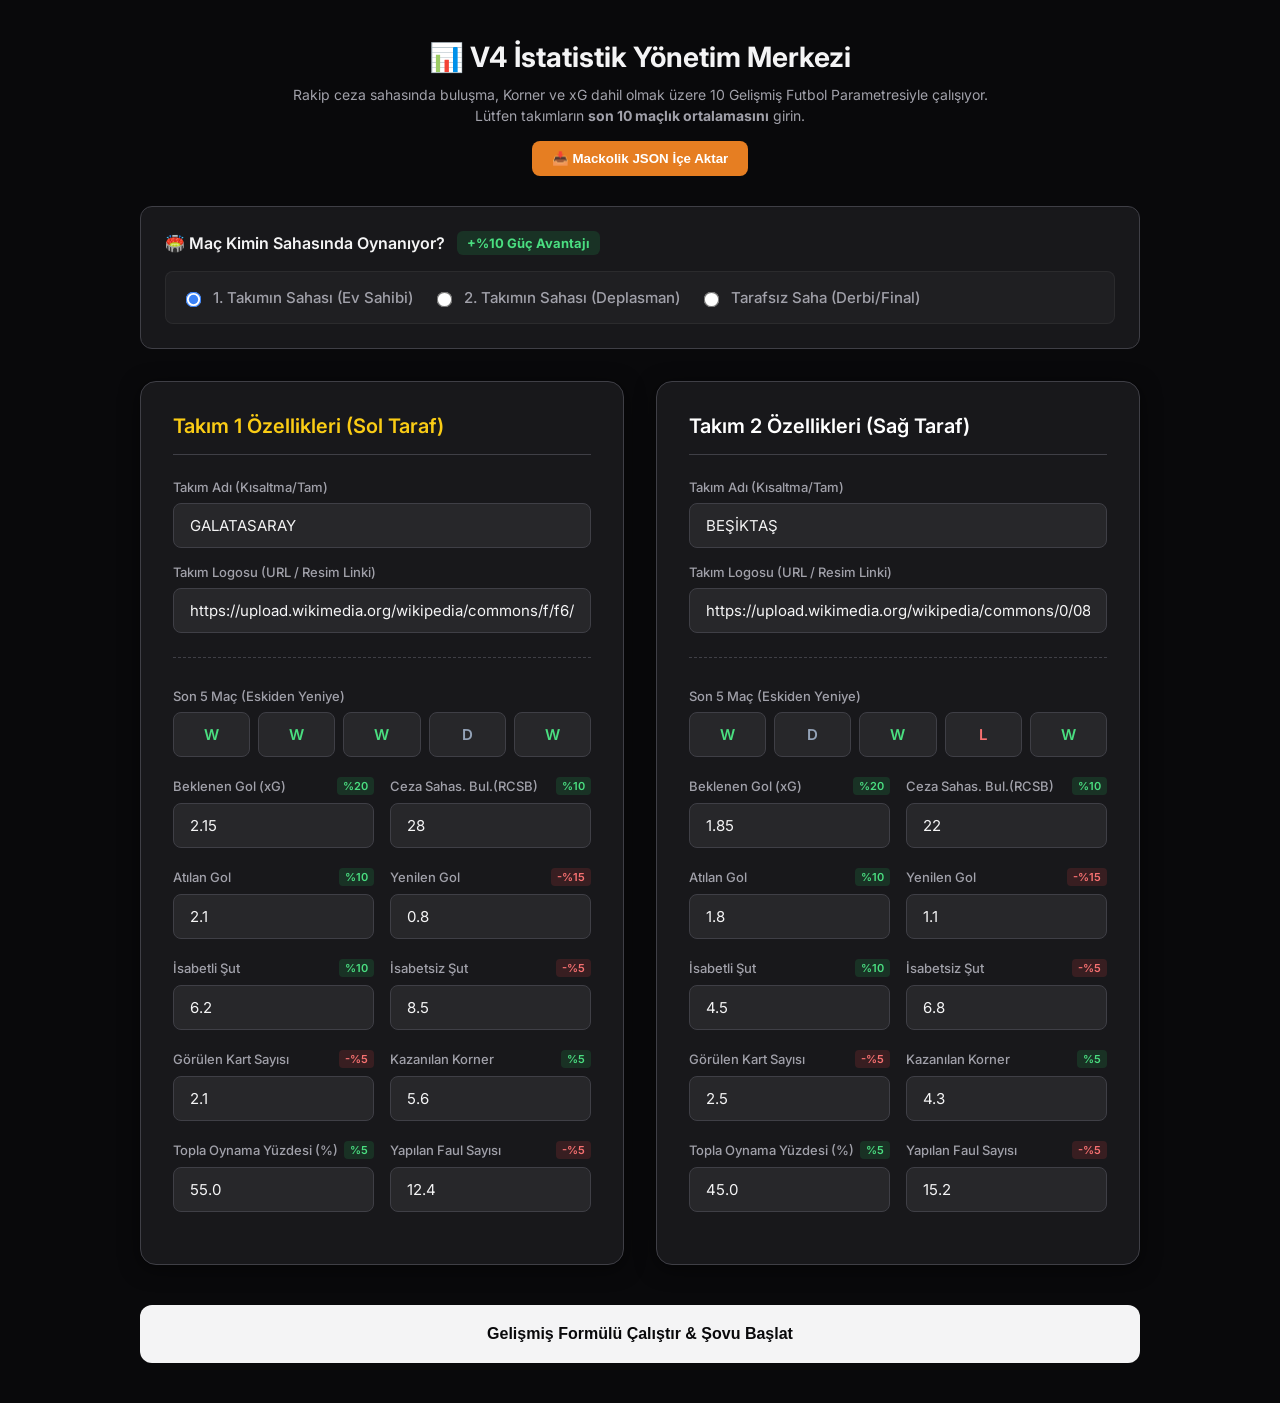
<file: admin.html>
<!DOCTYPE html>
<html lang="tr">

<head>
    <meta charset="UTF-8">
    <meta name="viewport" content="width=device-width, initial-scale=1.0">
    <title>İstatistik Analiz Merkezi V4</title>
    <link href="https://fonts.googleapis.com/css2?family=Inter:wght@400;500;600;700&display=swap" rel="stylesheet">
    <style>
        :root {
            --bg-body: #09090b;
            --bg-card: #18181b;
            --bg-input: #27272a;
            --border: #3f3f46;
            --border-focus: #3b82f6;
            --text-main: #f4f4f5;
            --text-muted: #a1a1aa;
            --badge-bg: #27272a;
            --badge-pos: rgba(34, 197, 94, 0.15);
            --badge-pos-text: #4ade80;
            --badge-neg: rgba(239, 68, 68, 0.15);
            --badge-neg-text: #f87171;

            --gs-color: #facc15;
            --bjk-color: #ffffff;
        }

        body {
            font-family: 'Inter', sans-serif;
            background-color: var(--bg-body);
            color: var(--text-main);
            margin: 0;
            padding: 40px 20px;
            display: flex;
            flex-direction: column;
            align-items: center;
        }

        .container {
            width: 100%;
            max-width: 1000px;
        }

        .header {
            text-align: center;
            margin-bottom: 30px;
        }

        .header h1 {
            font-size: 28px;
            font-weight: 700;
            margin: 0 0 10px 0;
        }

        .header p {
            color: var(--text-muted);
            font-size: 14px;
            max-width: 700px;
            margin: 0 auto;
            line-height: 1.5;
        }

        /* Ev Sahibi Seçici Özel Alanı */
        .home-advantage-box {
            background-color: var(--bg-card);
            border: 1px solid var(--border);
            border-radius: 12px;
            padding: 24px;
            margin-bottom: 32px;
            display: flex;
            flex-direction: column;
            gap: 16px;
        }

        .home-advantage-title {
            font-size: 16px;
            font-weight: 600;
            display: flex;
            align-items: center;
        }

        .home-advantage-title span {
            color: var(--badge-pos-text);
            font-size: 13px;
            font-weight: 700;
            background: var(--badge-pos);
            padding: 4px 10px;
            border-radius: 6px;
            margin-left: 12px;
        }

        .radio-group {
            display: flex;
            flex-wrap: wrap;
            gap: 20px;
            background: rgba(255, 255, 255, 0.03);
            padding: 16px;
            border-radius: 8px;
            border: 1px solid rgba(255, 255, 255, 0.05);
        }

        .radio-option {
            display: flex;
            align-items: center;
            gap: 10px;
            cursor: pointer;
            font-size: 15px;
            font-weight: 500;
        }

        .radio-option input[type="radio"] {
            cursor: pointer;
            accent-color: var(--border-focus);
            transform: scale(1.2);
        }

        .grid {
            display: grid;
            grid-template-columns: 1fr 1fr;
            gap: 32px;
        }

        .team-card {
            background-color: var(--bg-card);
            border: 1px solid var(--border);
            border-radius: 16px;
            padding: 32px;
            box-shadow: 0 4px 20px rgba(0, 0, 0, 0.5);
        }

        .team-header {
            display: flex;
            align-items: center;
            border-bottom: 1px solid var(--border);
            padding-bottom: 16px;
            margin-bottom: 24px;
        }

        .team-name {
            font-size: 20px;
            font-weight: 600;
        }

        .team-gs .team-name {
            color: var(--gs-color);
        }

        .team-bjk .team-name {
            color: var(--bjk-color);
        }

        .input-group {
            margin-bottom: 20px;
        }

        .dual-group {
            display: grid;
            grid-template-columns: 1fr 1fr;
            gap: 16px;
            margin-bottom: 20px;
            align-items: flex-end;
        }

        .label-wrapper {
            display: flex;
            justify-content: space-between;
            align-items: center;
            margin-bottom: 8px;
        }

        label {
            font-size: 13px;
            font-weight: 500;
            color: var(--text-muted);
        }

        .badge {
            font-size: 11px;
            padding: 2px 6px;
            border-radius: 4px;
            font-weight: 600;
        }

        .badge-pos {
            background-color: var(--badge-pos);
            color: var(--badge-pos-text);
        }

        .badge-neg {
            background-color: var(--badge-neg);
            color: var(--badge-neg-text);
        }

        input[type="number"],
        select,
        input[type="text"] {
            width: 100%;
            background-color: var(--bg-input);
            border: 1px solid var(--border);
            color: var(--text-main);
            padding: 12px 16px;
            border-radius: 8px;
            font-size: 15px;
            font-family: inherit;
            transition: all 0.2s;
            box-sizing: border-box;
            appearance: none;
        }

        input[type="number"]:focus,
        select:focus,
        input[type="text"]:focus {
            outline: none;
            border-color: var(--border-focus);
            box-shadow: 0 0 0 3px rgba(59, 130, 246, 0.2);
        }

        .form-selects {
            display: grid;
            grid-template-columns: repeat(5, 1fr);
            gap: 8px;
        }

        .form-selects select {
            padding: 12px 0;
            text-align-last: center;
            font-weight: 600;
            cursor: pointer;
        }

        .w-opt {
            color: #4ade80;
        }

        .d-opt {
            color: #94a3b8;
        }

        .l-opt {
            color: #f87171;
        }

        .submit-btn {
            width: 100%;
            background-color: var(--text-main);
            color: var(--bg-body);
            font-size: 16px;
            font-weight: 600;
            padding: 20px;
            border: none;
            border-radius: 12px;
            margin-top: 40px;
            cursor: pointer;
            transition: transform 0.2s;
        }

        .submit-btn:hover {
            transform: translateY(-2px);
            background-color: #e4e4e7;
        }

        input[type=number]::-webkit-inner-spin-button,
        input[type=number]::-webkit-outer-spin-button {
            -webkit-appearance: none;
            margin: 0;
        }

        @media (max-width: 900px) {
            .grid {
                grid-template-columns: 1fr;
            }

            .home-advantage-box {
                flex-direction: column;
                gap: 15px;
                align-items: flex-start;
            }

            .container {
                max-width: 500px;
            }
        }
    </style>
</head>

<body>

    <div class="container">
        <div class="header">
            <h1>📊 V4 İstatistik Yönetim Merkezi</h1>
            <p>Rakip ceza sahasında buluşma, Korner ve xG dahil olmak üzere 10 Gelişmiş Futbol
                Parametresiyle çalışıyor. Lütfen takımların <b>son 10 maçlık ortalamasını</b> girin.</p>

            <button id="btn-import"
                style="margin-top: 15px; background: #e67e22; border: none; padding: 10px 20px; border-radius: 8px; color: white; cursor: pointer; font-weight: bold;">📥
                Mackolik JSON İçe Aktar</button>
            <input type="file" id="import-file" accept=".json" style="display: none;">
        </div>

        <!-- Ev Sahibi Avantajı Seçimi -->
        <div class="home-advantage-box">
            <div class="home-advantage-title">🏟️ Maç Kimin Sahasında Oynanıyor? <span>+%10 Güç Avantajı</span></div>
            <div class="radio-group" id="home-advantage-group">
                <label class="radio-option"><input type="radio" name="stadium" value="GS" checked> 1. Takımın Sahası (Ev
                    Sahibi)</label>
                <label class="radio-option"><input type="radio" name="stadium" value="BJK"> 2. Takımın Sahası
                    (Deplasman)</label>
                <label class="radio-option"><input type="radio" name="stadium" value="NEUTRAL"> Tarafsız Saha
                    (Derbi/Final)</label>
            </div>
        </div>

        <div class="grid">
            <!-- TEAM 1 (GS/HOME) SECTION -->
            <div class="team-card team-gs">
                <div class="team-header">
                    <div class="team-name">Takım 1 Özellikleri (Sol Taraf)</div>
                </div>

                <div
                    style="display: flex; flex-direction: column; gap: 16px; margin-bottom: 30px; border-bottom: 1px dashed var(--border); padding-bottom: 24px;">
                    <div>
                        <div class="label-wrapper"><label>Takım Adı (Kısaltma/Tam)</label></div>
                        <input type="text" id="gs-name" value="GALATASARAY" placeholder="Örn: GALATASARAY">
                    </div>
                    <div>
                        <div class="label-wrapper"><label>Takım Logosu (URL / Resim Linki)</label></div>
                        <input type="text" id="gs-logo"
                            value="https://upload.wikimedia.org/wikipedia/commons/f/f6/Galatasaray_Sports_Club_Logo.png"
                            placeholder="Şeffaf logo linki yapıştırın">
                    </div>
                </div>

                <!-- Form -->
                <div class="input-group">
                    <div class="label-wrapper"><label>Son 5 Maç (Eskiden Yeniye)</label></div>
                    <div class="form-selects">
                        <select id="gs-m1">
                            <option value="W" class="w-opt" selected>W</option>
                            <option value="D" class="d-opt">D</option>
                            <option value="L" class="l-opt">L</option>
                        </select>
                        <select id="gs-m2">
                            <option value="W" class="w-opt" selected>W</option>
                            <option value="D" class="d-opt">D</option>
                            <option value="L" class="l-opt">L</option>
                        </select>
                        <select id="gs-m3">
                            <option value="W" class="w-opt" selected>W</option>
                            <option value="D" class="d-opt">D</option>
                            <option value="L" class="l-opt">L</option>
                        </select>
                        <select id="gs-m4">
                            <option value="W" class="w-opt">W</option>
                            <option value="D" class="d-opt" selected>D</option>
                            <option value="L" class="l-opt">L</option>
                        </select>
                        <select id="gs-m5">
                            <option value="W" class="w-opt" selected>W</option>
                            <option value="D" class="d-opt">D</option>
                            <option value="L" class="l-opt">L</option>
                        </select>
                    </div>
                </div>

                <div class="dual-group">
                    <div>
                        <div class="label-wrapper"><label>Beklenen Gol (xG)</label><span
                                class="badge badge-pos">%20</span></div><input type="number" id="gs-xg" step="0.01"
                            value="2.15">
                    </div>
                    <div>
                        <div class="label-wrapper"><label>Ceza Sahas. Bul.(RCSB)</label><span
                                class="badge badge-pos">%10</span></div><input type="number" id="gs-rcsb" value="28">
                    </div>
                </div>

                <div class="dual-group">
                    <div>
                        <div class="label-wrapper"><label>Atılan Gol</label><span class="badge badge-pos">%10</span>
                        </div><input type="number" id="gs-golAtilan" step="0.1" value="2.1">
                    </div>
                    <div>
                        <div class="label-wrapper"><label>Yenilen Gol</label><span class="badge badge-neg">-%15</span>
                        </div><input type="number" id="gs-golYenilen" step="0.1" value="0.8">
                    </div>
                </div>

                <div class="dual-group">
                    <div>
                        <div class="label-wrapper"><label>İsabetli Şut</label><span class="badge badge-pos">%10</span>
                        </div><input type="number" id="gs-shotsOn" value="6.2">
                    </div>
                    <div>
                        <div class="label-wrapper"><label>İsabetsiz Şut</label><span class="badge badge-neg">-%5</span>
                        </div><input type="number" id="gs-shotsOff" value="8.5">
                    </div>
                </div>

                <div class="dual-group">
                    <div>
                        <div class="label-wrapper"><label>Görülen Kart Sayısı</label><span
                                class="badge badge-neg">-%5</span></div><input type="number" id="gs-cards" value="2.1">
                    </div>
                    <div>
                        <div class="label-wrapper"><label>Kazanılan Korner</label><span
                                class="badge badge-pos">%5</span>
                        </div><input type="number" id="gs-corners" value="5.6">
                    </div>
                </div>

                <div class="dual-group">
                    <div>
                        <div class="label-wrapper"><label>Topla Oynama Yüzdesi (%)</label><span
                                class="badge badge-pos">%5</span></div><input type="number" id="gs-possession" value="55.0">
                    </div>
                    <div>
                        <div class="label-wrapper"><label>Yapılan Faul Sayısı</label><span
                                class="badge badge-neg">-%5</span></div><input type="number" id="gs-fouls" value="12.4">
                    </div>
                </div>
            </div>

            <!-- TEAM 2 (BJK/AWAY) SECTION -->
            <div class="team-card team-bjk">
                <div class="team-header">
                    <div class="team-name">Takım 2 Özellikleri (Sağ Taraf)</div>
                </div>

                <div
                    style="display: flex; flex-direction: column; gap: 16px; margin-bottom: 30px; border-bottom: 1px dashed var(--border); padding-bottom: 24px;">
                    <div>
                        <div class="label-wrapper"><label>Takım Adı (Kısaltma/Tam)</label></div>
                        <input type="text" id="bjk-name" value="BEŞİKTAŞ" placeholder="Örn: BEŞİKTAŞ">
                    </div>
                    <div>
                        <div class="label-wrapper"><label>Takım Logosu (URL / Resim Linki)</label></div>
                        <input type="text" id="bjk-logo"
                            value="https://upload.wikimedia.org/wikipedia/commons/0/08/Be%C5%9Fikta%C5%9F_Logo_Be%C5%9Fikta%C5%9F_Amblem_Be%C5%9Fikta%C5%9F_Arma.png"
                            placeholder="Şeffaf logo linki yapıştırın">
                    </div>
                </div>

                <div class="input-group">
                    <div class="label-wrapper"><label>Son 5 Maç (Eskiden Yeniye)</label></div>
                    <div class="form-selects">
                        <select id="bjk-m1">
                            <option value="W" class="w-opt" selected>W</option>
                            <option value="D" class="d-opt">D</option>
                            <option value="L" class="l-opt">L</option>
                        </select>
                        <select id="bjk-m2">
                            <option value="W" class="w-opt">W</option>
                            <option value="D" class="d-opt" selected>D</option>
                            <option value="L" class="l-opt">L</option>
                        </select>
                        <select id="bjk-m3">
                            <option value="W" class="w-opt" selected>W</option>
                            <option value="D" class="d-opt">D</option>
                            <option value="L" class="l-opt">L</option>
                        </select>
                        <select id="bjk-m4">
                            <option value="W" class="w-opt">W</option>
                            <option value="D" class="d-opt">D</option>
                            <option value="L" class="l-opt" selected>L</option>
                        </select>
                        <select id="bjk-m5">
                            <option value="W" class="w-opt" selected>W</option>
                            <option value="D" class="d-opt">D</option>
                            <option value="L" class="l-opt">L</option>
                        </select>
                    </div>
                </div>

                <div class="dual-group">
                    <div>
                        <div class="label-wrapper"><label>Beklenen Gol (xG)</label><span
                                class="badge badge-pos">%20</span></div><input type="number" id="bjk-xg" step="0.01"
                            value="1.85">
                    </div>
                    <div>
                        <div class="label-wrapper"><label>Ceza Sahas. Bul.(RCSB)</label><span
                                class="badge badge-pos">%10</span></div><input type="number" id="bjk-rcsb" value="22">
                    </div>
                </div>

                <div class="dual-group">
                    <div>
                        <div class="label-wrapper"><label>Atılan Gol</label><span class="badge badge-pos">%10</span>
                        </div><input type="number" id="bjk-golAtilan" step="0.1" value="1.8">
                    </div>
                    <div>
                        <div class="label-wrapper"><label>Yenilen Gol</label><span class="badge badge-neg">-%15</span>
                        </div><input type="number" id="bjk-golYenilen" step="0.1" value="1.1">
                    </div>
                </div>

                <div class="dual-group">
                    <div>
                        <div class="label-wrapper"><label>İsabetli Şut</label><span class="badge badge-pos">%10</span>
                        </div><input type="number" id="bjk-shotsOn" value="4.5">
                    </div>
                    <div>
                        <div class="label-wrapper"><label>İsabetsiz Şut</label><span class="badge badge-neg">-%5</span>
                        </div><input type="number" id="bjk-shotsOff" value="6.8">
                    </div>
                </div>

                <div class="dual-group">
                    <div>
                        <div class="label-wrapper"><label>Görülen Kart Sayısı</label><span
                                class="badge badge-neg">-%5</span></div><input type="number" id="bjk-cards" value="2.5">
                    </div>
                    <div>
                        <div class="label-wrapper"><label>Kazanılan Korner</label><span
                                class="badge badge-pos">%5</span>
                        </div><input type="number" id="bjk-corners" value="4.3">
                    </div>
                </div>

                <div class="dual-group">
                    <div>
                        <div class="label-wrapper"><label>Topla Oynama Yüzdesi (%)</label><span
                                class="badge badge-pos">%5</span></div><input type="number" id="bjk-possession"
                            value="45.0">
                    </div>
                    <div>
                        <div class="label-wrapper"><label>Yapılan Faul Sayısı</label><span
                                class="badge badge-neg">-%5</span></div><input type="number" id="bjk-fouls"
                            value="15.2">
                    </div>
                </div>
            </div>
        </div>

        <button class="submit-btn" id="btn-launch">Gelişmiş Formülü Çalıştır & Şovu Başlat</button>
    </div>

    <script>
        document.getElementById('btn-launch').addEventListener('click', () => {

            // Seçili Ev Sahibi Avantajını Bul (GS, BJK veya NEUTRAL)
            const hostAdvantage = document.querySelector('input[name="stadium"]:checked').value;

            const gsForm = [
                document.getElementById('gs-m1').value, document.getElementById('gs-m2').value,
                document.getElementById('gs-m3').value, document.getElementById('gs-m4').value, document.getElementById('gs-m5').value
            ];

            const bjkForm = [
                document.getElementById('bjk-m1').value, document.getElementById('bjk-m2').value,
                document.getElementById('bjk-m3').value, document.getElementById('bjk-m4').value, document.getElementById('bjk-m5').value
            ];

            const rawSciData = {
                host: hostAdvantage, // Eklendi!
                teamHome: {
                    id: "HOME",
                    name: document.getElementById('gs-name').value,
                    logo: document.getElementById('gs-logo').value,
                    form: gsForm,
                    stats: {
                        xg: parseFloat(document.getElementById('gs-xg').value),
                        rcsb: parseInt(document.getElementById('gs-rcsb').value),
                        golAtilan: parseFloat(document.getElementById('gs-golAtilan').value),
                        golYenilen: parseFloat(document.getElementById('gs-golYenilen').value),
                        shotsOnTarget: parseFloat(document.getElementById('gs-shotsOn').value),
                        shotsOffTarget: parseFloat(document.getElementById('gs-shotsOff').value),
                        cards: parseFloat(document.getElementById('gs-cards').value),
                        corners: parseFloat(document.getElementById('gs-corners').value),
                        possession: parseFloat(document.getElementById('gs-possession').value),
                        fouls: parseFloat(document.getElementById('gs-fouls').value)
                    }
                },
                teamAway: {
                    id: "AWAY",
                    name: document.getElementById('bjk-name').value,
                    logo: document.getElementById('bjk-logo').value,
                    form: bjkForm,
                    stats: {
                        xg: parseFloat(document.getElementById('bjk-xg').value),
                        rcsb: parseInt(document.getElementById('bjk-rcsb').value),
                        golAtilan: parseFloat(document.getElementById('bjk-golAtilan').value),
                        golYenilen: parseFloat(document.getElementById('bjk-golYenilen').value),
                        shotsOnTarget: parseFloat(document.getElementById('bjk-shotsOn').value),
                        shotsOffTarget: parseFloat(document.getElementById('bjk-shotsOff').value),
                        cards: parseFloat(document.getElementById('bjk-cards').value),
                        corners: parseFloat(document.getElementById('bjk-corners').value),
                        possession: parseFloat(document.getElementById('bjk-possession').value),
                        fouls: parseFloat(document.getElementById('bjk-fouls').value)
                    }
                }
            };

            localStorage.setItem("soccerScienceRawData", JSON.stringify(rawSciData));
            
            // Veriyi videoyu çekecek Playwright motoruna aktarabilmek icin sihirbaz: Panoya gizlice kopyala!
            const textarea = document.createElement("textarea");
            textarea.value = "SOCCER_DATA:" + JSON.stringify(rawSciData);
            document.body.appendChild(textarea);
            textarea.select();
            document.execCommand("copy");
            document.body.removeChild(textarea);

            window.location.href = "index.html";
        });

        const selects = document.querySelectorAll('select');
        selects.forEach(select => {
            select.addEventListener('change', function () {
                if (this.value === 'W') this.style.color = '#4ade80';
                else if (this.value === 'D') this.style.color = '#94a3b8';
                else if (this.value === 'L') this.style.color = '#f87171';
            });
            if (select.value === 'W') select.style.color = '#4ade80';
            else if (select.value === 'D') select.style.color = '#94a3b8';
            else if (select.value === 'L') select.style.color = '#f87171';
        });

        // Mackolik Import İşlemleri
        document.getElementById('btn-import').addEventListener('click', () => {
            document.getElementById('import-file').click();
        });

        document.getElementById('import-file').addEventListener('change', function (event) {
            const file = event.target.files[0];
            if (!file) return;

            const reader = new FileReader();
            reader.onload = function (e) {
                try {
                    const data = JSON.parse(e.target.result);

                    // Kullanıcıdan İçe Aktarılacak Tarafı Seçmesini İste (Takım 1 mi Takım 2 mi)
                    const side = prompt(`"${data.team}" takımının verilerini hangi tarafa doldurmak istiyorsunuz? \n\n1 = Takım 1 (GS/Sol) \n2 = Takım 2 (BJK/Sağ)`, "1");

                    if (side !== "1" && side !== "2") {
                        alert("Geçersiz seçim. İşlem iptal edildi.");
                        return;
                    }

                    const prefix = side === "1" ? "gs" : "bjk";

                    // İsim
                    document.getElementById(`${prefix}-name`).value = data.team.toUpperCase();

                    // İstatistikleri eşleştir ve doldur
                    const mapping = {
                        "Beklenen (xG)": `${prefix}-xg`,
                        "RCSB": `${prefix}-rcsb`,
                        "Atılan Gol": `${prefix}-golAtilan`,
                        "Yenilen Gol": `${prefix}-golYenilen`,
                        "İsab. Şut": `${prefix}-shotsOn`,
                        "İsabsz. Şut": `${prefix}-shotsOff`,
                        "Gö. Kart": `${prefix}-cards`,
                        "Korner": `${prefix}-corners`,
                        "Topla Oynama": `${prefix}-possession`,
                        "Faul": `${prefix}-fouls`
                    };

                    for (const [jsonKey, inputId] of Object.entries(mapping)) {
                        if (data.stats[jsonKey] !== undefined) {
                            document.getElementById(inputId).value = data.stats[jsonKey];
                        }
                    }

                    alert(`Başarılı! "${data.team}" verileri Takım ${side} (Sol/Sağ) kısmına otomatik dolduruldu.`);

                } catch (error) {
                    alert("JSON dosyası okunurken bir hata oluştu: " + error.message);
                }
            };
            reader.readAsText(file);
        });
    </script>
</body>

</html>
</file>
